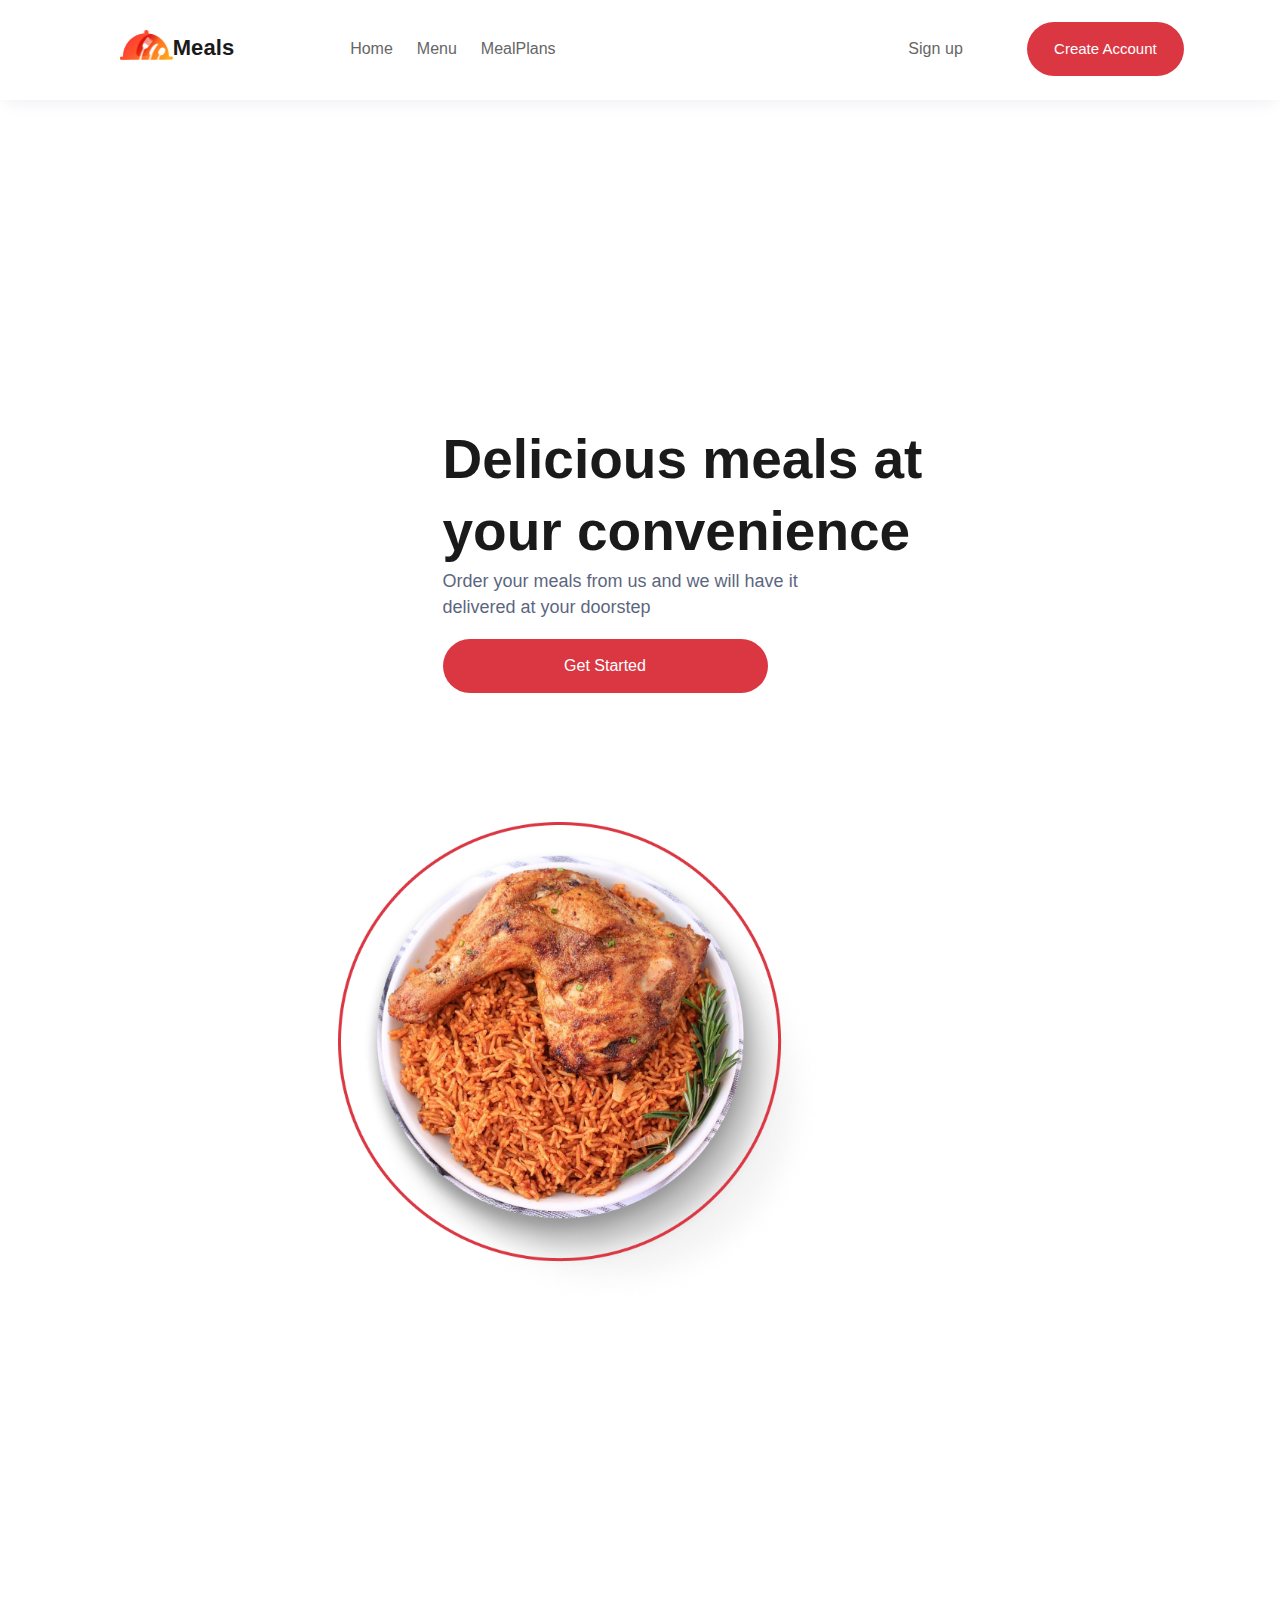
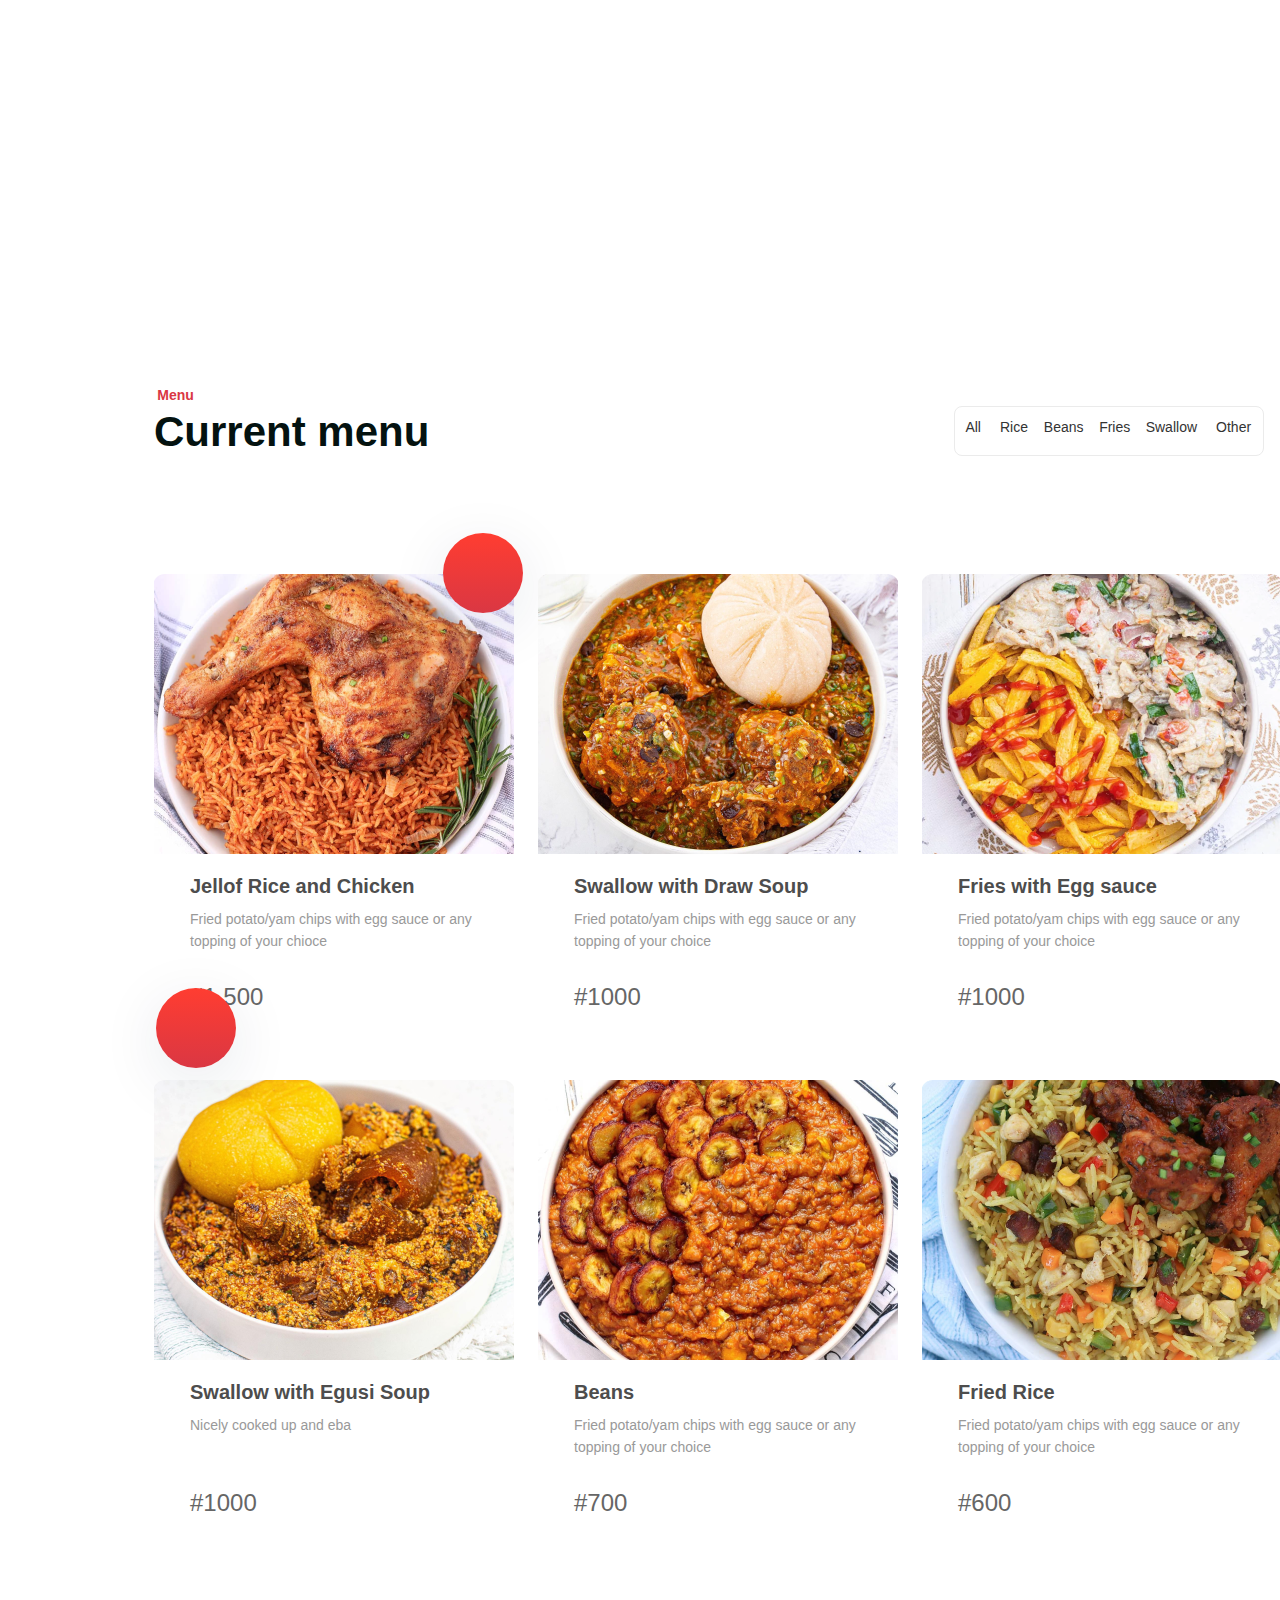
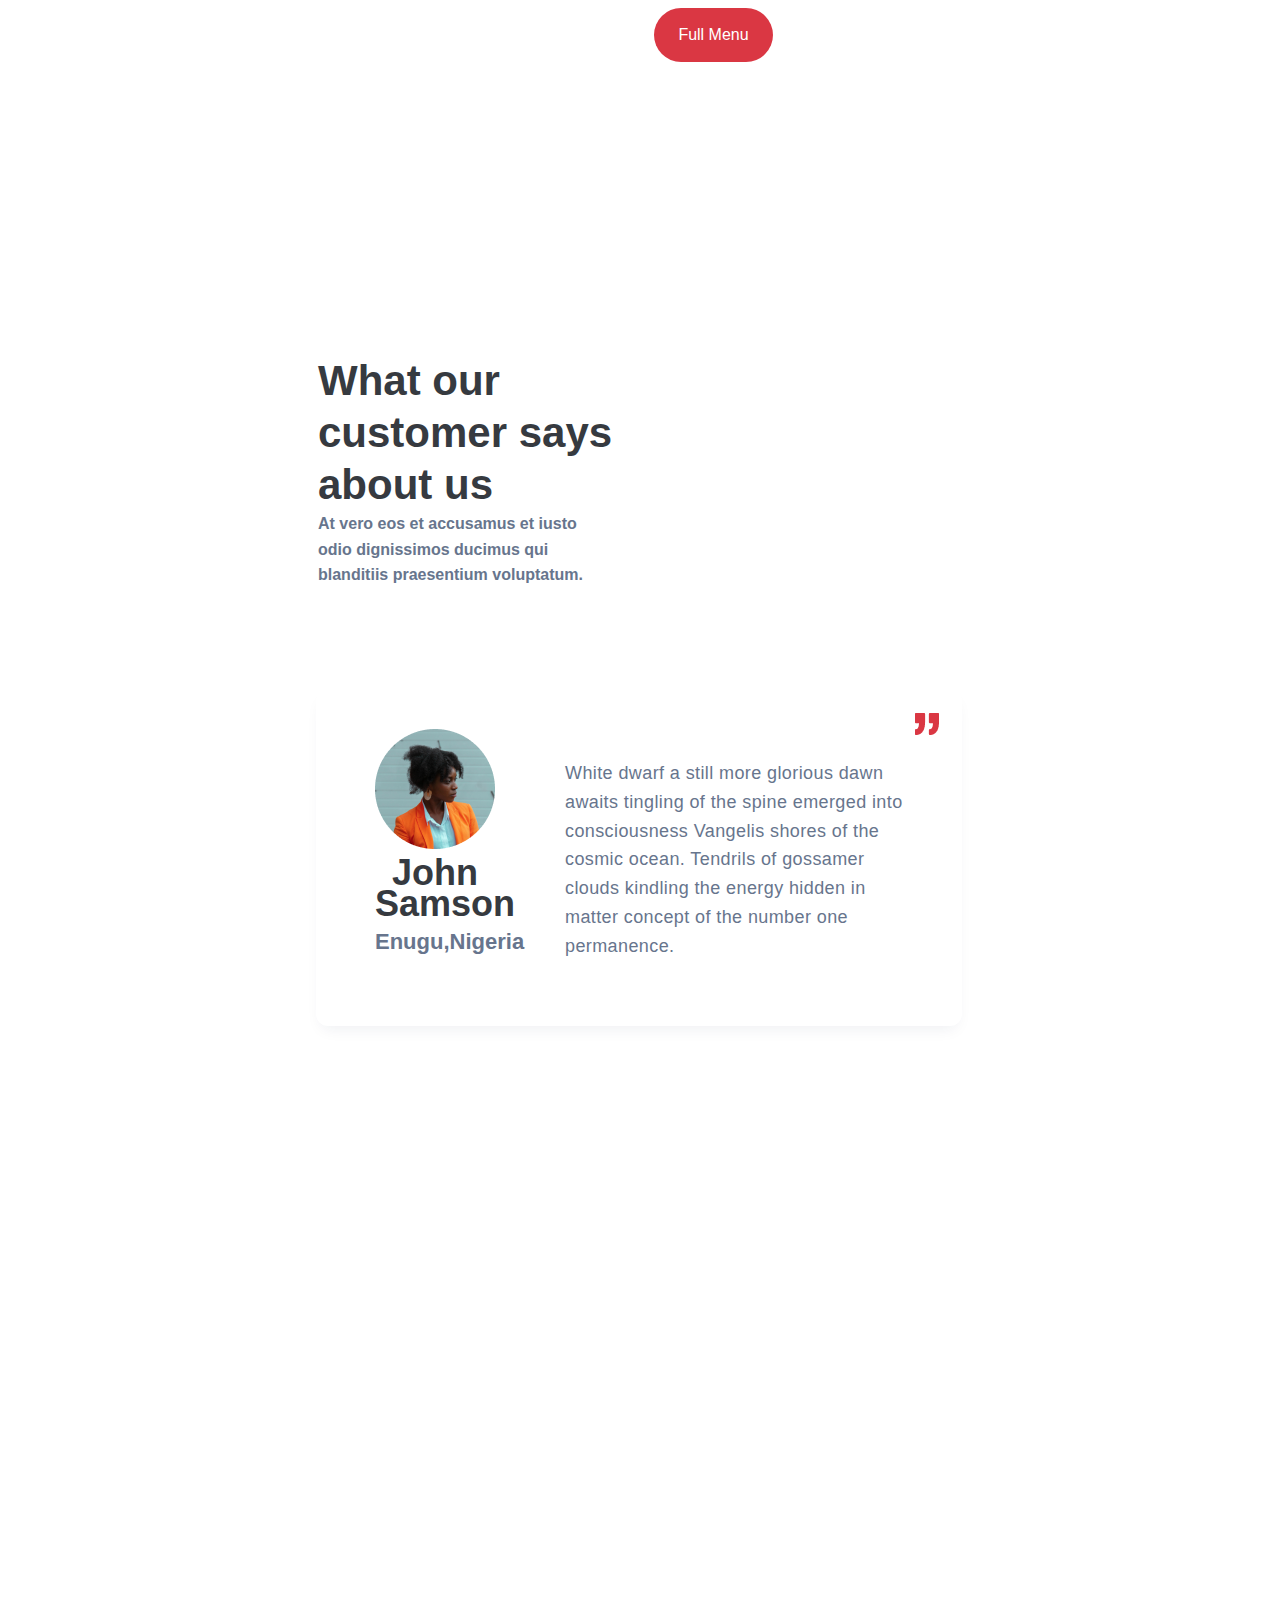
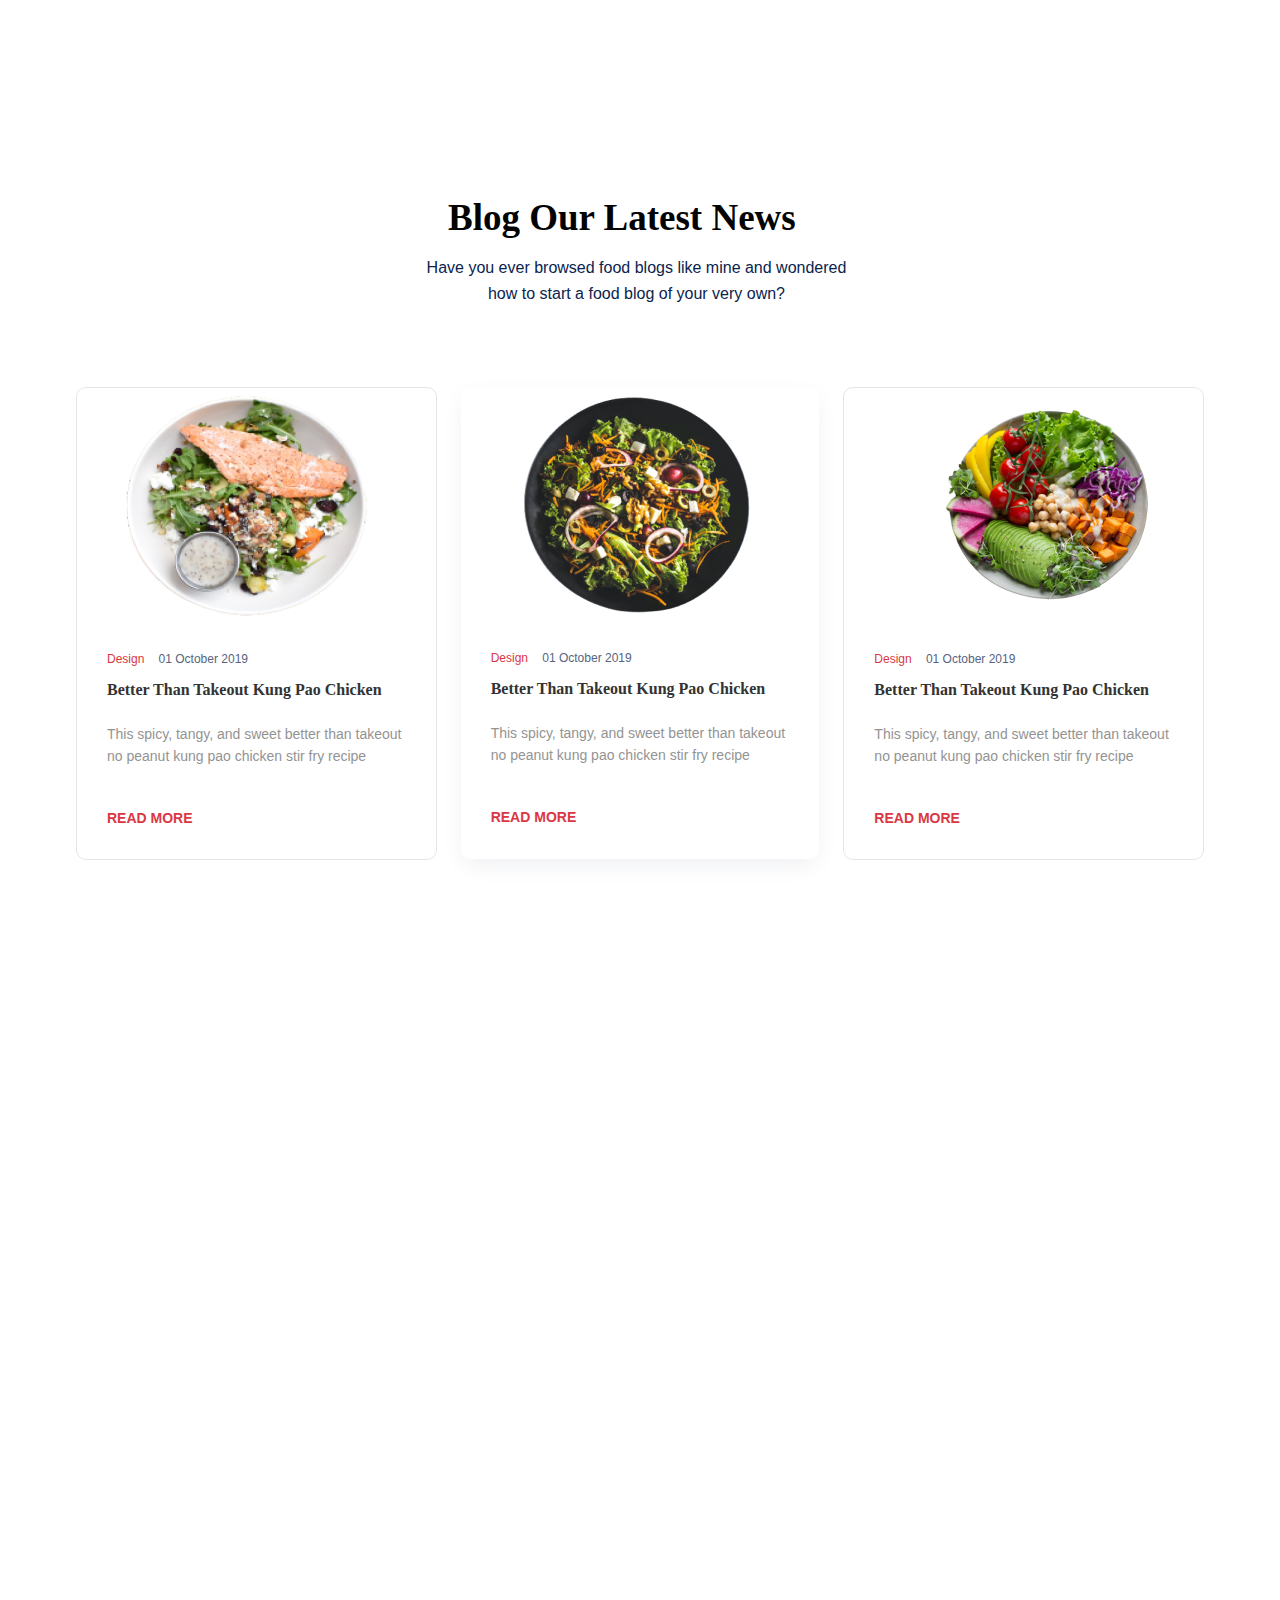
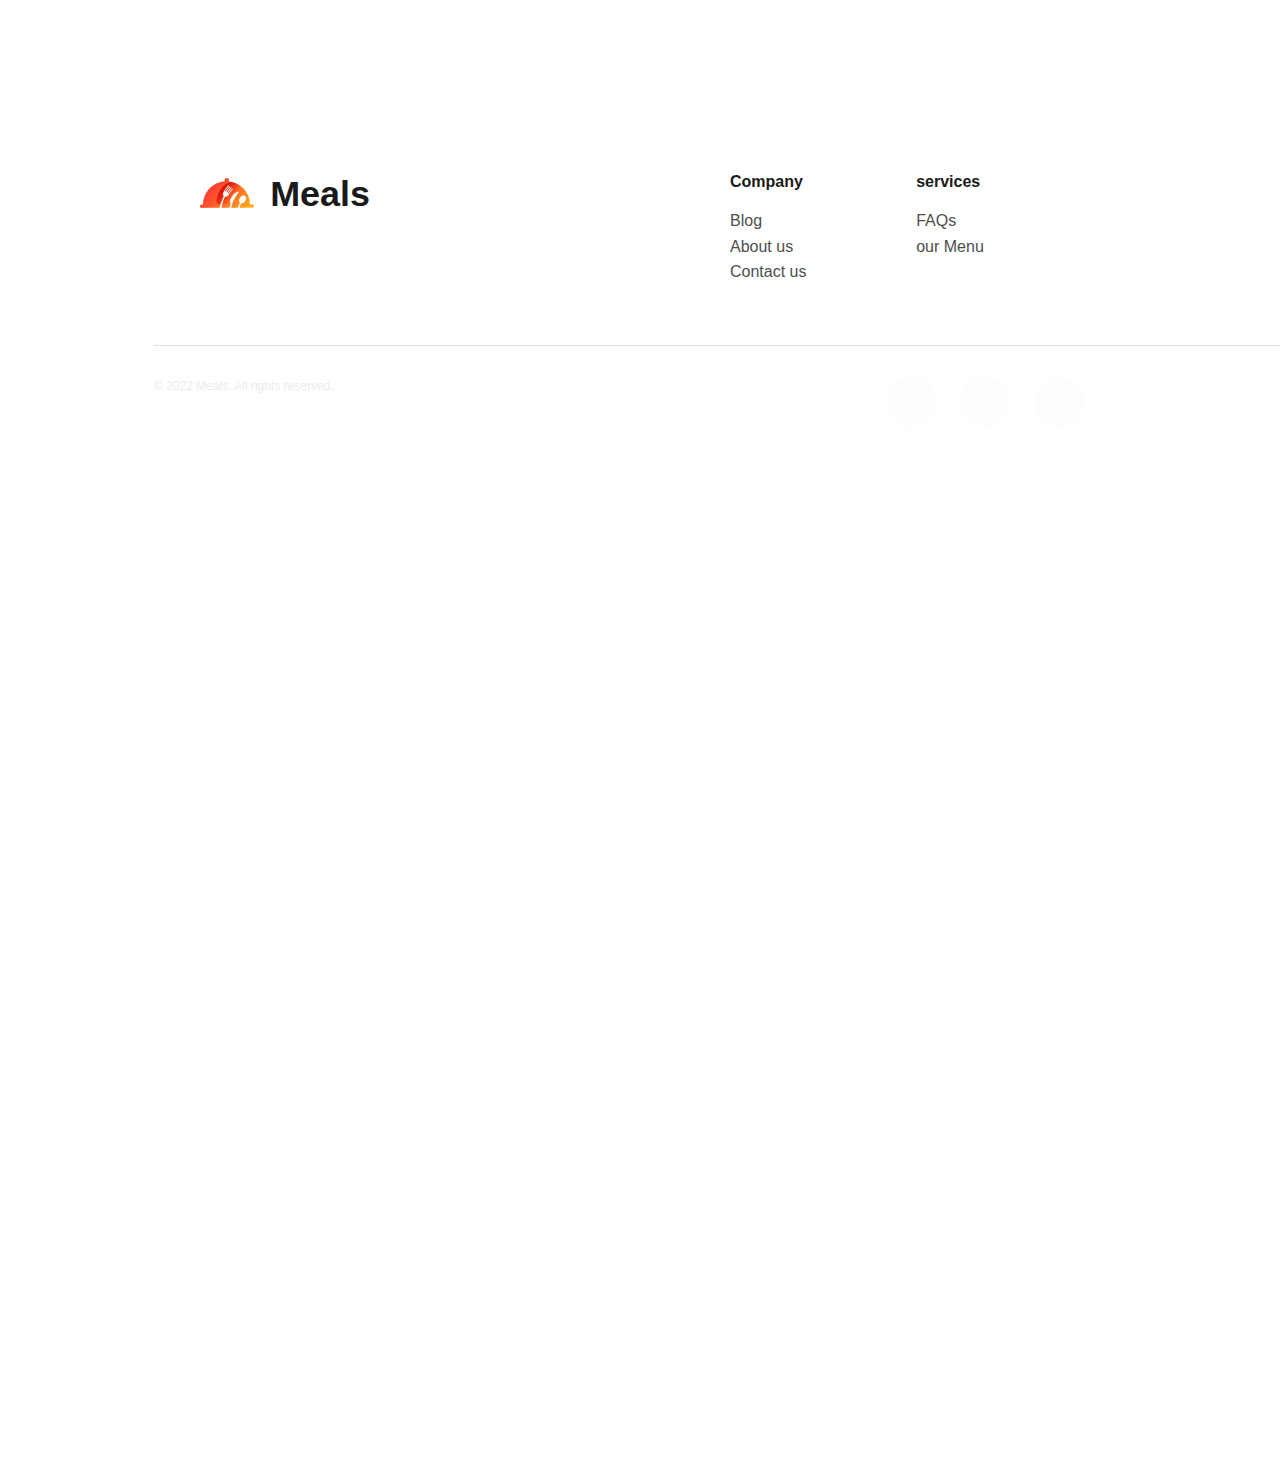
<file: index.html>
<!DOCTYPE html>
<html lang="en">
<head>
    <meta charset="UTF-8">
    <meta http-equiv="X-UA-Compatible" content="IE=edge">
    <meta name="viewport" content="width=device-width, initial-scale=1.0">
    <meta name="author" content="Benedict">
    <meta name="description" content="This is a kitchen website where you purchase food and we deliver them to you">
    <meta name="keypoint" content="Food">
    <link rel="stylesheet" href="style.css">
    <link rel="icon" href="Menu/Meal folder/Rectangle 69 (1).ico" type="favicon/ico">
    <link rel="stylesheet" href="https://cdnjs.cloudflare.com/ajax/libs/font-awesome/6.4.2/css/all.min.css" integrity="sha512-z3gLpd7yknf1YoNbCzqRKc4qyor8gaKU1qmn+CShxbuBusANI9QpRohGBreCFkKxLhei6S9CQXFEbbKuqLg0DA==" crossorigin="anonymous" referrerpolicy="no-referrer" />
    <title>Benedict kitchen</title>
</head>
<body>
    <!--Navigation-->
    <header class="container">
        <nav>
            <header class="menu">
                <section>
                    <img src="Menu/Meal folder/Group.png" id="image">
                    <h1 class="h1">Meals</h1>
                </section>
                <ul class="list">
                    <li><a href="#" class="home">Home</a></li>
                    <li><a href="#" class="home">Menu</a></li>
                    <li><a href="#" class="home">MealPlans</a></li>
                </ul>
            </header>
            <footer>
                <span class="span">
                  <i class="fa-solid fa-magnifying-glass"></i>
                </span>
                <span class="span">
                    <i class="fa-solid fa-cart-shopping"></i>
                </span>
            </footer>
            <a href="sign up" id="sign">Sign up</a>
            <button id="create" onclick="">Create Account</button>
        </nav>
    </header>
    <div class="foodie">
        <div class="food">
            <div class="delicious">
                <div><h3 class="h3">Delicious meals at your convenience</h3></div>
                <div><p class="p">Order your meals from us and we will have it delivered at your doorstep</p></div>
                <button class="started">Get Started</button>
            </div>
            <div class="object">
                <img src="Menu/Meal folder/Group 109.png" id="rice" width="485.54px" height="484.19px " >
            </div>
            <div class="msg">
                <span class="ico">
                    <i class="fa-solid fa-message" style="font-size: xx-large;"></i>
                </span>
            </div>
        </div>
    </div>
   <div class="msg">
                <span class="ico">
                    <i class="fa-solid fa-message" style="font-size: xx-large;"></i>
                </span>
            </div>
    <div class="foodie">
        <div class="food">
            <div class="group419">
                <div class="notuse">
                    <h1 class="down-menu">Menu</h1>
                    <div class="menu-block">
                        <div class="current-menu">
                            <h2 class="current-menu">Current menu</h2>
                        </div>
                        <span class="tabs-block">
                            <button  id="tabs"  style="width: 33px; height: 32px;">All</button>
                            <button id="tabs" style="width: 43px; height: 32px;">Rice</button>
                            <button id="tabs" style="width: 54px; height:32px ;">Beans</button>
                            <button id="tabs" style="width: 46px; height:32px;">Fries</button>
                            <button id="tabs" style="width:67px ; height:32px ;">Swallow</button>
                            <button id="tabs" style="width:59px ; height:32px ;">Other</button>
                        </span>
                    </div>
                </div>
                
            </div>
            <!--Food choice-->
            <div class="frame7648">
                <div class="frame1603">
                    <div class="frame432">
                        <span><img src="Menu/Meal folder/Group 333.png" alt=""></span>
                        <div class="word">
                            <div>
                                <h2 class="jellof">Jellof Rice and Chicken</h2>
                                <h4 class="yam">Fried potato/yam chips with egg sauce or any topping of your chioce</h4>
                            </div>
                            <div class="money">
                                <h2 class="moneycode">#1,500</h2>
                            </div>
                        </div>
                    </div>
                    <div class="second-frame">
                        <span><img src="Menu/Meal folder/Rectangle 82 (5).png" alt=""></span>
                        <div class="word">
                            <div>
                                <h2 class="jellof">Swallow with Draw Soup</h2>
                                <h4 class="yam">Fried potato/yam chips with egg sauce or any topping of your choice</h4>
                            </div>
                            <div class="money">
                                <h2 class="moneycode">#1000</h2>
                            </div>
                        </div>
                    </div>
    
                    <div class="third-frame">
                        <span><img src="Menu/Meal folder/Rectangle 82 (1).png" alt=""></span>
                        <div class="word">
                            <div>
                                <h2 class="jellof">Fries with Egg sauce</h2>
                                <h4 class="yam">Fried potato/yam chips with egg sauce or any topping of your choice</h4>
                            </div>
                            <div class="money">
                                <h2 class="moneycode">#1000</h2>
                            </div>
                        </div>
                    </div>
                </div>
                <!--Second food choice-->
                <div class="second-frame1603">
                    <div class="frame432">
                        <span><img src="Menu/Meal folder/Rectangle 82 (2).png" alt=""></span>
                        <div class="word">
                            <div>
                                <h2 class="jellof">Swallow with Egusi Soup</h2>
                                <h4 class="yam">Nicely cooked up and eba</h4>
                            </div>
                            <div class="money">
                                <h2 class="moneycode">#1000</h2>
                            </div>
                        </div>
                    </div>
                    <div class="second-frame">
                        <span><img src="Menu/Meal folder/Rectangle 82 (3).png" alt=""></span>
                        <div class="word">
                            <div>
                                <h2 class="jellof">Beans</h2>
                                <h4 class="yam">Fried potato/yam chips with egg sauce or any topping of your choice</h4>
                            </div>
                            <div class="money">
                                <h2 class="moneycode">#700</h2>
                            </div>
                        </div>
                    </div>
    
                    <div class="third-frame">
                        <span><img src="Menu/Meal folder/Rectangle 82 (4).png" alt=""></span>
                        <div class="word">
                            <div>
                                <h2 class="jellof">Fried Rice</h2>
                                <h4 class="yam">Fried potato/yam chips with egg sauce or any topping of your choice</h4>
                            </div>
                            <div class="money">
                                <h2 class="moneycode">#600</h2>
                            </div>
                        </div>
                    </div>
                </div>
                <!--Button-->
                <button id="full-menu">Full Menu</button>
            </div>
        </div>
    </div>
    <!--The pink part-->
    <div class="foodie">
        <div class="food">
            <div class="about-us">
                <h1 class="text-about">What our customer says about us</h1>
                <h4 class="text-at">At vero eos et accusamus et iusto odio dignissimos ducimus qui blanditiis praesentium voluptatum.</h4>
            </div>
          <!--This is for the rectangle -->
            <div class="rectangle">
                <div class="ics"><img src="Menu/Meal folder/Icon.png" alt=""></div>
                <div class="rect-child">
                    <div class="rect-img">
                        <span class="avater">
                            <img src="Menu/Meal folder/Avatar.png" alt="">
                        </span>
 
                        <span class="john">
                            <h2>John Samson </h2>
                        </span>

                        <div class="enugu">
                            <h1>Enugu,Nigeria</h1>  
                        </div>
                    </div>

                    <div class="content">
                        <h1 class="content">White dwarf a still more glorious dawn awaits tingling of the spine emerged into consciousness Vangelis shores of the cosmic ocean. Tendrils of gossamer clouds kindling the energy hidden in matter concept of the number one permanence.</h1>
                    </div>
                </div>
            </div>
        </div>
    </div>
    <!--The last flex-->

    <div class="foodie">
        <div class="food">

            <div class="blog">
                <h2 class="blog-news">Blog Our Latest News</h2>
                <h3 class="text-news">Have you ever browsed food blogs like mine and wondered how to start a food blog of your very own? </h3>
            </div>

            <div class="chicken">
                <div class="kung">
                    <div id="rec69">
                        <img src="Menu/Meal folder/Rectangle 69.png"  alt="">
                    </div>

                    <div class="better">
                        <div class="oct">
                            <div class="takout">
                                <span class="one">
                                    <h1 class="design">Design</h1>
                                    <h1 class="october">01 October 2019</h1>
                                </span>
                                <h3 class="two">Better Than Takeout Kung Pao Chicken</h3>

                            </div>
                            <div class="spicy">
                                <h1 class="typo">This spicy, tangy, and sweet better than takeout no peanut kung pao chicken stir fry recipe </h1>
                            </div>
                            <div class="read-more">
                                <a href="#" class="read-more">READ MORE</a>
                            </div>
                        </div>
                    </div>
                </div>
                <!--Second part-->
                <div class="shadow">
                    <div id="rec69">
                        <img src="Menu/Meal folder/Rectangle 70.png"  alt="">
                    </div>

                    <div class="better">
                        <div class="oct">
                            <div class="takout">
                                <span class="one">
                                    <h1 class="design">Design</h1>
                                    <h1 class="october">01 October 2019</h1>
                                </span>
                                <h3 class="two">Better Than Takeout Kung Pao Chicken</h3>

                            </div>
                            <div class="spicy">
                                <h1 class="typo">This spicy, tangy, and sweet better than takeout no peanut kung pao chicken stir fry recipe </h1>
                            </div>
                            <div class="read-more">
                                <a href="#" class="read-more">READ MORE</a>
                            </div>
                        </div>
                    </div>
                </div>
                <!--Third part-->
                <div class="kung">
                    <div id="rec69">
                        <img src="Menu/Meal folder/Rectangle 71.png"  alt="">
                    </div>

                    <div class="better">
                        <div class="oct">
                            <div class="takout">
                                <span class="one">
                                    <h1 class="design">Design</h1>
                                    <h1 class="october">01 October 2019</h1>
                                </span>
                                <h3 class="two">Better Than Takeout Kung Pao Chicken</h3>

                            </div>
                            <div class="spicy">
                                <h1 class="typo">This spicy, tangy, and sweet better than takeout no peanut kung pao chicken stir fry recipe </h1>
                            </div>
                            <div class="read-more">
                                <a href="#" class="read-more">READ MORE</a>
                            </div>
                        </div>
                    </div>
                </div>
            </div>
        </div>
    </div>
    
    <div class="foodie">
        <div class="food">
            <div class="pink-meal">
                
                    <img src="Menu/Meal folder/Group.png" id="pink-image">
                
                
                    <h1 class="pink-h1">Meals</h1>
                
            </div>
    
            <div class="pink-link">
                <div class="Company">
                    <div class="comp"><h4 class="comp">Company</h4></div>
                    <div ><a href="" class="disc">Blog</a></div>
                    <div><a href="" class="disc">About us</a></div>
                    <div><a href="" class="disc">Contact us</a></div>
                </div>
    
                <div>
                    <div class="comp"><h1 class="comp">services</h1></div>
                    <div><a href="" class="disc">FAQs</a></div>
                    <div><a href="" class="disc">our Menu</a></div>
                </div>
            </div>
    
            <div class="last-bod">
                <div class="child-bod">
                    <div class="reserved">
                        <p class="reserved">© 2022 Meals. All rights reserved.</p>
                        <div class="social">
                            <span id="pink-icon"><i class="fa-brands fa-facebook-f" id="pink-i" ></i></span>
                            <span id="pink-icon"><i class="fa-brands fa-instagram"   id="pink-i"></i></span>
                            <span id="pink-icon"><i class="fa-brands fa-twitter"  id="pink-i"></i></span>
                        </div>
                    </div>
    
                    
                </div>
            </div>
        </div>
    </div>
</body>
</html>
</file>
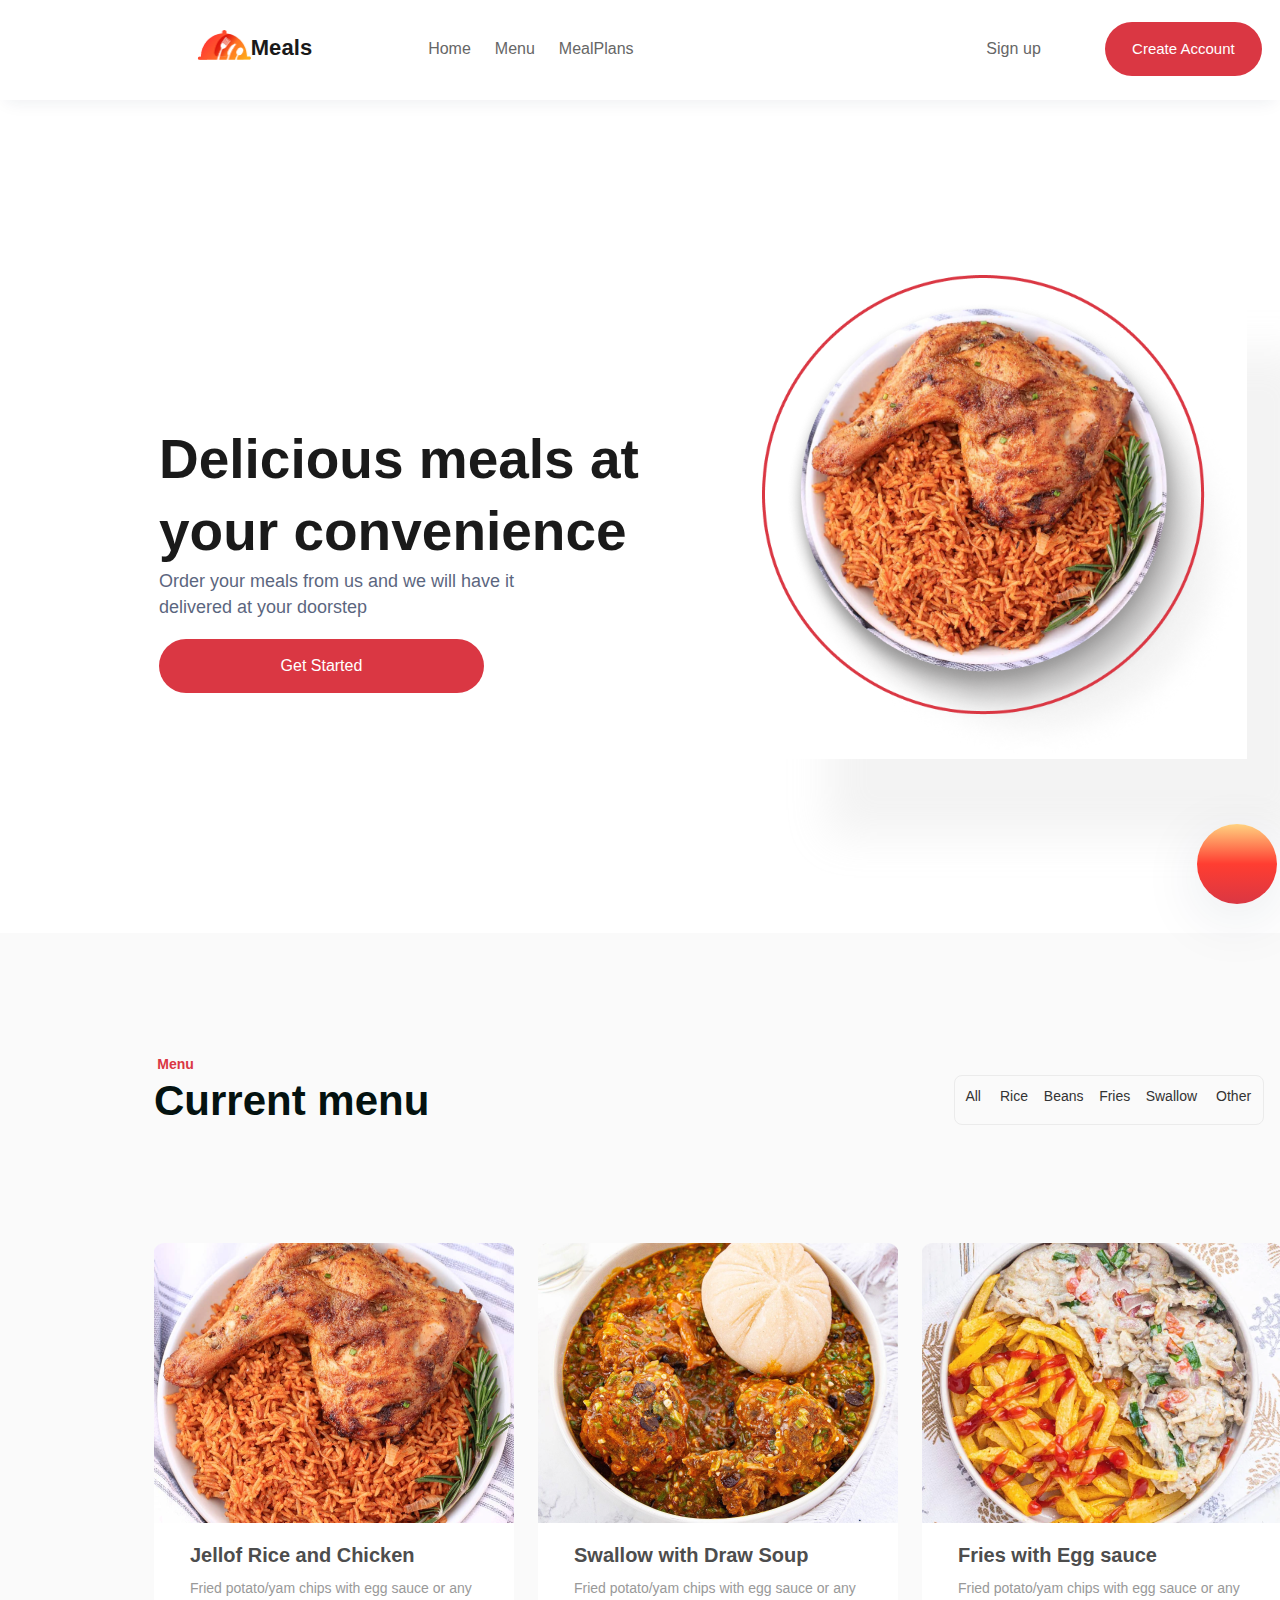
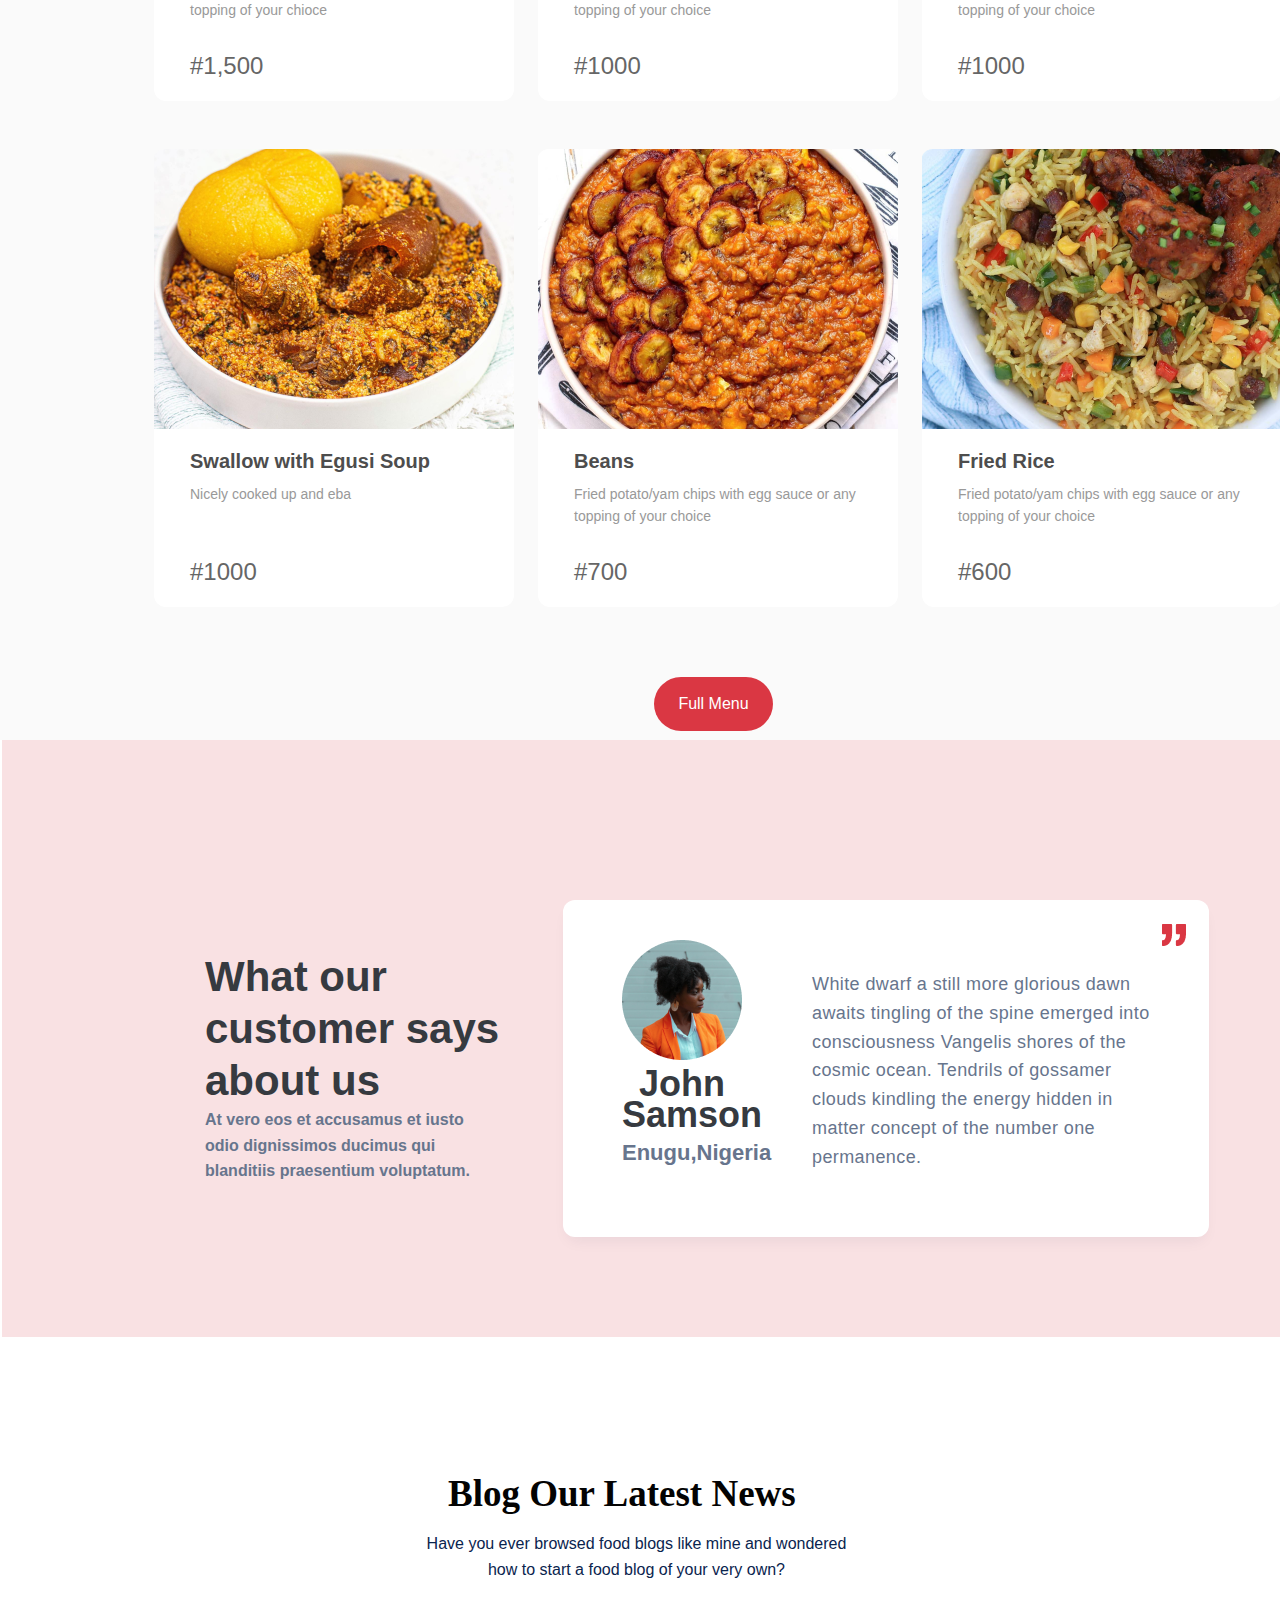
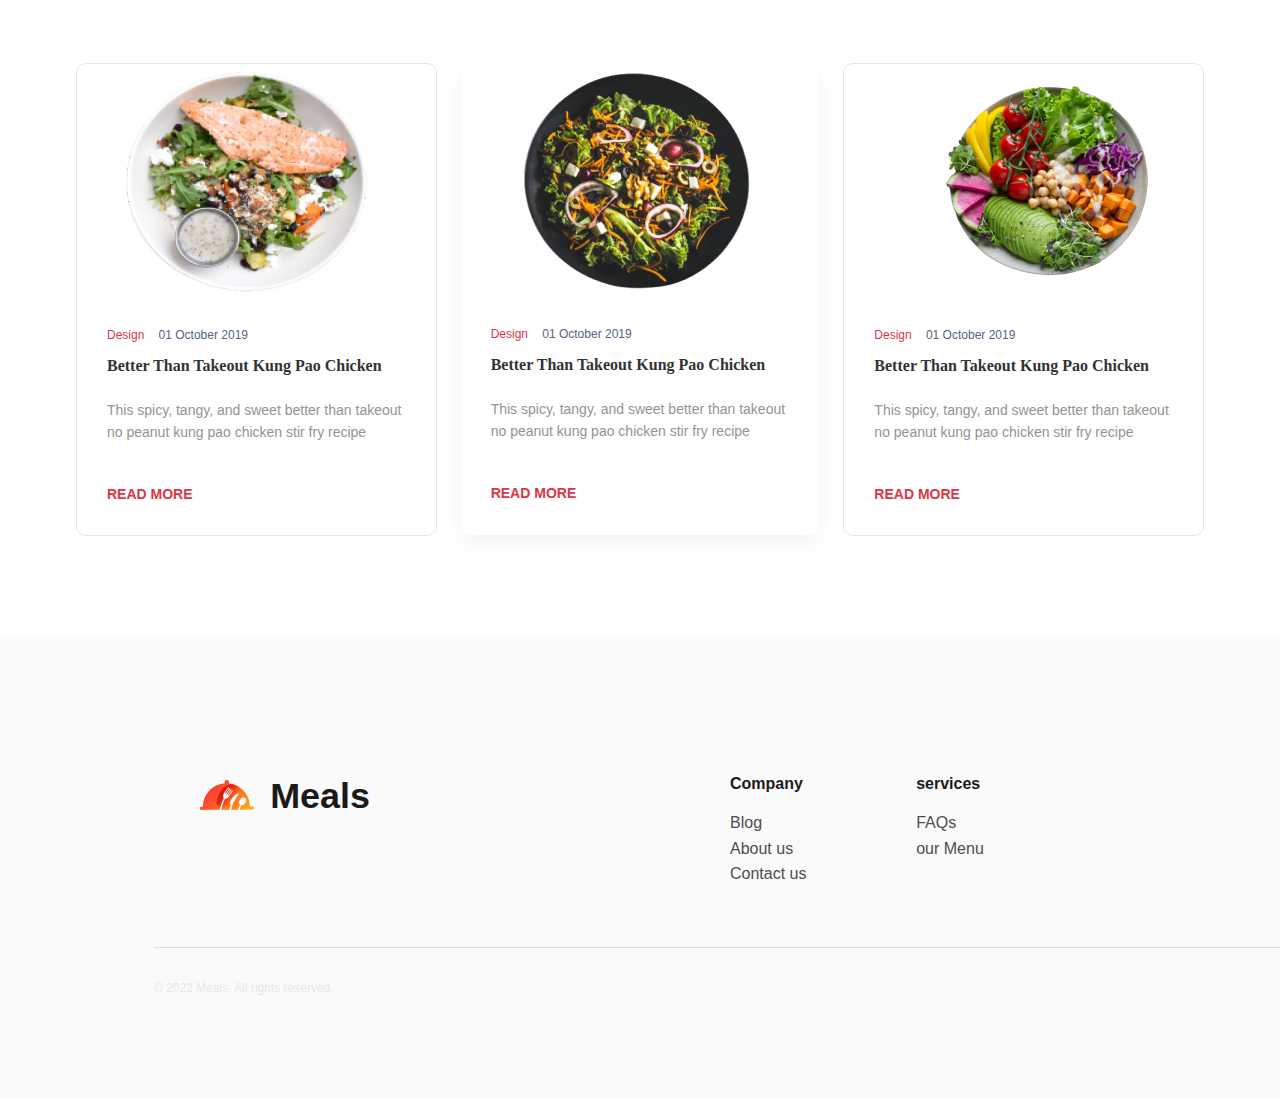
<file: Menu/Meal folder/index.html>
<!DOCTYPE html>
<html lang="en">
<head>
    <meta charset="UTF-8">
    <meta http-equiv="X-UA-Compatible" content="IE=edge">
    <meta name="viewport" content="width=device-width, initial-scale=1.0">
    
    <link rel="stylesheet" href="style.css">
    <link rel="stylesheet" href="https://cdnjs.cloudflare.com/ajax/libs/font-awesome/6.4.2/css/all.min.css" integrity="sha512-z3gLpd7yknf1YoNbCzqRKc4qyor8gaKU1qmn+CShxbuBusANI9QpRohGBreCFkKxLhei6S9CQXFEbbKuqLg0DA==" crossorigin="anonymous" referrerpolicy="no-referrer" />
    <title>MENU</title>
</head>
<body>
    <!--Navigation-->
    <header class="container">
        <nav>
            <header class="menu">
                <section>
                    <img src="Group.png" id="image">
                    <h1 class="h1">Meals</h1>
                </section>
                <ul class="list">
                    <li><a href="#" class="home">Home</a></li>
                    <li><a href="#" class="home">Menu</a></li>
                    <li><a href="#" class="home">MealPlans</a></li>
                </ul>
            </header>
            <footer>
                <span class="span">
                  <i class="fa-solid fa-magnifying-glass"></i>
                </span>
                <span class="span">
                    <i class="fa-solid fa-cart-shopping"></i>
                </span>
            </footer>
            <a href="sign up" id="sign">Sign up</a>
            <button id="create" onclick="">Create Account</button>
        </nav>
    </header>
    <div class="foodie">
        <div class="food">
            <div class="delicious">
                <div><h3 class="h3">Delicious meals at your convenience</h3></div>
                <div><p class="p">Order your meals from us and we will have it delivered at your doorstep</p></div>
                <button class="started">Get Started</button>
            </div>
            <div class="object">
                <img src="Group 109.png" id="rice" width="485.54px" height="484.19px " >
            </div>
            <div class="msg">
                <span class="ico">
                    <i class="fa-solid fa-message" style="font-size: xx-large;"></i>
                </span>
            </div>
        </div>
    </div>
    <div class="frame-container">
        <div class="frame-maincontainer">
            <div class="group419">
                <div class="notuse">
                    <h1 class="down-menu">Menu</h1>
                    <div class="menu-block">
                        <div class="current-menu">
                            <h2 class="current-menu">Current menu</h2>
                        </div>
                        <span class="tabs-block">
                            <button  id="tabs"  style="width: 33px; height: 32px;">All</button>
                            <button id="tabs" style="width: 43px; height: 32px;">Rice</button>
                            <button id="tabs" style="width: 54px; height:32px ;">Beans</button>
                            <button id="tabs" style="width: 46px; height:32px;">Fries</button>
                            <button id="tabs" style="width:67px ; height:32px ;">Swallow</button>
                            <button id="tabs" style="width:59px ; height:32px ;">Other</button>
                        </span>
                    </div>
                </div>
                
            </div>
            <!--Food choice-->
            <div class="frame7648">
                <div class="frame1603">
                    <div class="frame432">
                        <span><img src="Group 333.png" alt=""></span>
                        <div class="word">
                            <div>
                                <h2 class="jellof">Jellof Rice and Chicken</h2>
                                <h4 class="yam">Fried potato/yam chips with egg sauce or any topping of your chioce</h4>
                            </div>
                            <div class="money">
                                <h2 class="moneycode">#1,500</h2>
                            </div>
                        </div>
                    </div>
                    <div class="second-frame">
                        <span><img src="Rectangle 82 (5).png" alt=""></span>
                        <div class="word">
                            <div>
                                <h2 class="jellof">Swallow with Draw Soup</h2>
                                <h4 class="yam">Fried potato/yam chips with egg sauce or any topping of your choice</h4>
                            </div>
                            <div class="money">
                                <h2 class="moneycode">#1000</h2>
                            </div>
                        </div>
                    </div>
    
                    <div class="third-frame">
                        <span><img src="Rectangle 82 (1).png" alt=""></span>
                        <div class="word">
                            <div>
                                <h2 class="jellof">Fries with Egg sauce</h2>
                                <h4 class="yam">Fried potato/yam chips with egg sauce or any topping of your choice</h4>
                            </div>
                            <div class="money">
                                <h2 class="moneycode">#1000</h2>
                            </div>
                        </div>
                    </div>
                </div>
                <!--Second food choice-->
                <div class="second-frame1603">
                    <div class="frame432">
                        <span><img src="Rectangle 82 (2).png" alt=""></span>
                        <div class="word">
                            <div>
                                <h2 class="jellof">Swallow with Egusi Soup</h2>
                                <h4 class="yam">Nicely cooked up and eba</h4>
                            </div>
                            <div class="money">
                                <h2 class="moneycode">#1000</h2>
                            </div>
                        </div>
                    </div>
                    <div class="second-frame">
                        <span><img src="Rectangle 82 (3).png" alt=""></span>
                        <div class="word">
                            <div>
                                <h2 class="jellof">Beans</h2>
                                <h4 class="yam">Fried potato/yam chips with egg sauce or any topping of your choice</h4>
                            </div>
                            <div class="money">
                                <h2 class="moneycode">#700</h2>
                            </div>
                        </div>
                    </div>
    
                    <div class="third-frame">
                        <span><img src="Rectangle 82 (4).png" alt=""></span>
                        <div class="word">
                            <div>
                                <h2 class="jellof">Fried Rice</h2>
                                <h4 class="yam">Fried potato/yam chips with egg sauce or any topping of your choice</h4>
                            </div>
                            <div class="money">
                                <h2 class="moneycode">#600</h2>
                            </div>
                        </div>
                    </div>
                </div>
                <!--Button-->
                <button id="full-menu">Full Menu</button>
            </div>
        </div>
    </div>
    <!--The pink part-->
    <div class="pink-layout">
        <div class="pink-child">
            <div class="about-us">
                <h1 class="text-about">What our customer says about us</h1>
                <h4 class="text-at">At vero eos et accusamus et iusto odio dignissimos ducimus qui blanditiis praesentium voluptatum.</h4>
            </div>
          <!--This is for the rectangle -->
            <div class="rectangle">
                <div class="ics"><img src="Icon.png" alt=""></div>
                <div class="rect-child">
                    <div class="rect-img">
                        <span class="avater">
                            <img src="Avatar.png" alt="">
                        </span>
 
                        <span class="john">
                            <h2>John Samson </h2>
                        </span>

                        <div class="enugu">
                            <h1>Enugu,Nigeria</h1>  
                        </div>
                    </div>

                    <div class="content">
                        <h1 class="content">White dwarf a still more glorious dawn awaits tingling of the spine emerged into consciousness Vangelis shores of the cosmic ocean. Tendrils of gossamer clouds kindling the energy hidden in matter concept of the number one permanence.</h1>
                    </div>
                </div>
            </div>
        </div>
    </div>
    <!--The last flex-->

    <div class="parent">
        <div class="child">

            <div class="blog">
                <h2 class="blog-news">Blog Our Latest News</h2>
                <h3 class="text-news">Have you ever browsed food blogs like mine and wondered how to start a food blog of your very own? </h3>
            </div>

            <div class="chicken">
                <div class="kung">
                    <div id="rec69">
                        <img src="Rectangle 69.png"  alt="">
                    </div>

                    <div class="better">
                        <div class="oct">
                            <div class="takout">
                                <span class="one">
                                    <h1 class="design">Design</h1>
                                    <h1 class="october">01 October 2019</h1>
                                </span>
                                <h3 class="two">Better Than Takeout Kung Pao Chicken</h3>

                            </div>
                            <div class="spicy">
                                <h1 class="typo">This spicy, tangy, and sweet better than takeout no peanut kung pao chicken stir fry recipe </h1>
                            </div>
                            <div class="read-more">
                                <a href="#" class="read-more">READ MORE</a>
                            </div>
                        </div>
                    </div>
                </div>
                <!--Second part-->
                <div class="shadow">
                    <div id="rec69">
                        <img src="Rectangle 70.png"  alt="">
                    </div>

                    <div class="better">
                        <div class="oct">
                            <div class="takout">
                                <span class="one">
                                    <h1 class="design">Design</h1>
                                    <h1 class="october">01 October 2019</h1>
                                </span>
                                <h3 class="two">Better Than Takeout Kung Pao Chicken</h3>

                            </div>
                            <div class="spicy">
                                <h1 class="typo">This spicy, tangy, and sweet better than takeout no peanut kung pao chicken stir fry recipe </h1>
                            </div>
                            <div class="read-more">
                                <a href="#" class="read-more">READ MORE</a>
                            </div>
                        </div>
                    </div>
                </div>
                <!--Third part-->
                <div class="kung">
                    <div id="rec69">
                        <img src="Rectangle 71.png"  alt="">
                    </div>

                    <div class="better">
                        <div class="oct">
                            <div class="takout">
                                <span class="one">
                                    <h1 class="design">Design</h1>
                                    <h1 class="october">01 October 2019</h1>
                                </span>
                                <h3 class="two">Better Than Takeout Kung Pao Chicken</h3>

                            </div>
                            <div class="spicy">
                                <h1 class="typo">This spicy, tangy, and sweet better than takeout no peanut kung pao chicken stir fry recipe </h1>
                            </div>
                            <div class="read-more">
                                <a href="#" class="read-more">READ MORE</a>
                            </div>
                        </div>
                    </div>
                </div>
            </div>
        </div>
    </div>
    
    <div class="end">
        <div class="last-end">
            <div class="pink-meal">
                
                    <img src="Group.png" id="pink-image">
                
                
                    <h1 class="pink-h1">Meals</h1>
                
            </div>
    
            <div class="pink-link">
                <div class="Company">
                    <div class="comp"><h4 class="comp">Company</h4></div>
                    <div ><a href="" class="disc">Blog</a></div>
                    <div><a href="" class="disc">About us</a></div>
                    <div><a href="" class="disc">Contact us</a></div>
                </div>
    
                <div>
                    <div class="comp"><h1 class="comp">services</h1></div>
                    <div><a href="" class="disc">FAQs</a></div>
                    <div><a href="" class="disc">our Menu</a></div>
                </div>
            </div>
    
            <div class="last-bod">
                <div class="child-bod">
                    <div class="reserved">
                        <p class="reserved">© 2022 Meals. All rights reserved.</p>
                        <div class="social">
                            <span id="pink-icon"><i class="fa-brands fa-facebook-f" id="pink-i" ></i></span>
                            <span id="pink-icon"><i class="fa-brands fa-instagram"   id="pink-i"></i></span>
                            <span id="pink-icon"><i class="fa-brands fa-twitter"  id="pink-i"></i></span>
                        </div>
                    </div>
    
                    
                </div>
            </div>
        </div>
    </div>
</body>
</html>
</file>
<file: style.css>
*{
    
    margin: 0%;
    padding: 0%;
}

body{
    background-color:white;
    
    
   position: relative;

}
.container{
   max-width:100%;
    height: 100px;
    background: #ffffff;
    box-shadow: 0px 8px 16px -6px #18274B14;
 
   display: flex;
   justify-content: center;
  
}
nav{
   max-width:1124px;
    width:100%;
    height: 54px;
    margin-top: 22px;
  
    gap: 64px;
    background-color: white;
    display: flex;
    justify-content:center ;
    align-items: center;
    
    
    

}
section{
    display: flex;
    width: 166px;
    justify-content: center;
    height: 37px;
    padding: 0px 29.807693481445312px 0px 6.884615421295166px,

}
.menu{
    width: 660px;
    height: Hug (37px);
    gap: 88px;
    display: flex;
    justify-content: center;
    align-items: center;  

}
.h1{
    width: 67px;
    height: 35px;
    margin-top:-0.5px ;
    left: 69.19px;
    font-family: 'Inter Tight', sans-serif;
    font-size: 22px;
    font-weight: 800;
    line-height: 35px;
    letter-spacing: 0.004em;
    text-align: left;
   color: #1A1A1A;
}
#image{
    width: 54px;
    height: 29.83px;
    margin-top: -0.5px;
    left: 6.88px;

}
.list{
    list-style: none;
    width: 406px;
    height: Hug (26px);
    gap: 24px;
    text-decoration: none;
    display: flex;

}
.home{
    width:43px;
    height: 26px;
    color:#666666 ;
    line-height: 25.6px;
    letter-spacing: 0.4%;
    font-weight: 400;
    font-family:  'Lato',sans-serif;
    font-size: 16px;
    text-align: left;
    text-decoration: none;
}
.home:hover{
    width: Hug (42px);
    height: Hug (26px);
    color: #DA3743;
    line-height: 25.6px;
    letter-spacing: 0.4%;
    font-weight: 400;
    font-family:  'Lato',sans-serif;
    font-size: 16px;
    text-align: left;
    border-bottom: 1px solid #DA3743;
    padding-bottom:-30em ;
    
    
}

footer{
    width: Hug (72px);
    height: Hug (24px);
    gap: 24px;
    color: #666666;
    display: flex;

}
#sign{
    width: Hug (47px);
    height: Hug (26px);
    font-family: 'Lato',sans-serif ;
    font-size: 16px;
    font-weight: 400;
    line-height: 26px;
    letter-spacing: 0.004em;
    text-align: left;
    text-decoration: none;
    color: #666666;


}
#create{
    width: 157px;
    height:  54px;
    padding: 0px 24px 0px 24px;
    border-radius: 30px;
    gap: 16px;
    background-color: #DA3743;
    border: none;
    font-size: 15px;
    line-height: 25.6px;
    text-align: center;
    font-weight: 500;
    color: #ffffff;
    font-family:  'Lato',sans-serif;
}
.span{
    gap: 24px;
}
.h3{
    width: 551px;
    height: 144px;
    font-family:'Lato',sans-serif ;
    font-weight: 700;
    font-size: 55px;
    line-height: 71.68px;
    color: #1A1A1A;
}
.p{
    width: 390px;
    height: 55px;
    opacity: 70%;
    font-size: 18px;
    color: #13254A;
    line-height: 26.1px;
    font-weight: 400;
    font-family: 'Lato',sans-serif;
    
}
.foodie{
    
    
    place-items: center;
    height: 1440px;
}
.food{
   
    
    
    
}
.started{
    width: 325px;
    height: 54px;
    border-radius: 30px;
    padding: 0px,16px,0px,16px;
    margin-top: 16px;
    background-color: #DA3743;
    font-weight: 500;
    font-size: 16px;
    line-height: 25.6px;
    text-align: center;
    border: none;
    color: #ffffff;
}
.delicious{
    width: 551px;
    height: 223px;
    margin-top: 324px;
    margin-left: 156px;
    gap: 24;
    
}
.object{
    width: 587.09px;
    height: 587.09px;
    margin-top: 175px;
 
    

    
}
#rice{

    margin-left: 51.86px;
    box-shadow: 0px 11px 20px 0px #ffffff;
    
   

}
.msg{
    width: 80px;
    height: 80px;
    margin-top: 724px;
    margin-left: 156px;
    border-radius: 100%;
    box-shadow: 0px 14px 64px -4px #18274B1F;
    background: linear-gradient( #FF3D31 , #DA3743 );
    background-blend-mode: multiply;
    display: flex;
    justify-content: center;
    align-items: center;
    position: fixed;
    
}
.ico{
    color: #ffffff;
    width: 27.23px;
    height: 27.23px;
    top: 26px;
    left: 26px;
    display: flex;
    justify-content: center;
    align-items: center;
}
/*for the third part*/
.frame-maincontainer{
 display:block;
justify-content:center;
align-itel:center;
}
.frame-container{
    background-color: #FAFAFA;
    
    height: 1407px;
    margin-top: 29px;
    display: flex;
    justify-content: center;
align-item:center;
    
   
}

.group419{
    width: 1128px;
    height: 90px;
    margin-top: 120px;
    margin-left: 156px;
    
}
.notuse{
    
}
.down-menu{
    width: 43px;
    height: 22px;
    font-family: 'Lato',sans-serif;
    font-weight: 700;
    font-size: 14px;
    line-height: 22.4px;
    letter-spacing: 1.25%;
    text-align: center;
    color: #DA3743;
}
.menu-block{
    width:300px ;
    height: 52px;
    display: flex;
    gap: 300px;
    
}
.current-menu{
    width: 500px ;
    height: 52px;
    font-family: 'Lato', sans-serif;
    font-weight: 700;
    font-size: 42px;
    line-height: 52.08px;
    color: #041210;
}
.tabs-block{
    display: flex;
    width: 100%;
    height: 40px;
    border-radius: 8px;
    border: 1px solid #EBEBEB;
    padding: 4px;
    gap: 8px;
}
#tabs{
    text-decoration: none;
    width: 51px;
    height: 22px;
    font-family: 'Lato', sans-serif;
    font-weight: 500;
    font-size: 14px;
    line-height: 22.4px;
    color: #333333;
    border: none;
    background-color: transparent;
}
#tabs:hover{
    width: 33px;
    height: 32px;
    border-radius: 8px;
    padding: 4px, 8px, 4px, 8px;
    background-color: #DA3743;
    font-size: 14px;
    line-height: 22.4px;
    color: #ffffff;
}
.frame7648{
    
    height: 983px;
    margin-top: 100px;
    margin-left: 156px;
    gap: 48px;
}
.frame1603{
    width: 1128px;
    height: 458px;
    gap: 24px;
    display: flex;
}
.frame432{
    width: 360px;
    height: 458px;
    border-radius: 12px;
    padding: 0px, 0px, 32px, 0px;
    gap: 19px;
    background-color: #ffffff;
}
.word{
    width: 298px;
    height: 146px;
    gap: 8px;
    margin-left: 36px;
}
.jellof{
    width: 300px;
    height: 32px;
    font-family: 'Lato', sans-serif;
    font-weight: 700;
    font-size: 20px;
    line-height: 32px;
    margin-top: 12px;
    color: #4D4D4D;
}
.yam{
    width: 300px;
    height: 44px;
    font-family: 'Lato', sans-serif;
    font-weight: 400;
    font-size: 14px;
    line-height: 22.4px;
    color: #999999;
    margin-top: 6px;
}
.money{
    width: 297px;
    height: 54px;
    padding: 8px, 8px, 8px, 0px;
}
.moneycode{
    width: 93px;
    height: 32px;
    font-family: 'Lato', sans-serif;
    font-weight: 500;
    font-size: 24px;
    line-height: 31.68px;
    color: #666666;
    margin-top: 29px;
}
.second-frame{
    width: 360px;
    height: 458px;
    border-radius: 12px;
    padding: 0px, 0px, 32px, 0px;
    gap: 19px;
    background-color: #ffffff;
}
.third-frame{
    background-color: #ffffff;
    border-radius: 12px;
}
.second-frame1603{
    width: 1128px;
    height: 458px;
    gap: 24px;
    margin-top: 48px;
    display: flex;
}
#full-menu{
    width: 119px;
    height: 54px;
    margin-top: 70px;
    margin-left: 500px;
    border-radius: 30px;
    padding: 0px, 24px, 0px, 24px;
    gap: 16px;
    background-color: #DA3743;
    color: #ffffff;
    font-family: 'Lato',sans-serif;
    text-align: center;
    font-size: 16px;
    line-height: 25.6px;
    font-weight: 500;
    border: none;
}
.pink-layout{
    width: 100%;
    height: 597px;
    margin-top: ;
    display: flex;
    justify-content: center;
    margin-left: 2px;
    background: #DA374326;
}
.pink-child{
    display: flex;
    width: 1030px;
    height: 437px;
    padding-top: 80px;
    padding-left: 156px;
    gap: ;
}
.about-us{
    width: 360px;
    height: 254px;
    top: 131px;
    padding-left: px;
}
.text-about{
    font-family: 'Lato', sans-serif;
    font-weight: 700;
    font-size: 42px;
    line-height: 52.08px;
    color: #363A40;
    width: 360px;
    height: 156px;
    margin-top: 131px;
    margin-left: ;
}
.text-at{
    font-family: 'Lato', sans-serif;
    font-size: 16px;
    line-height: 25.6px;
    letter-spacing: 0.4%;
    color: #67758D;
    width: 286px;
    height: 78px;
    
}
.rectangle{
    width: 646px;
    height: 337px;
    margin-top: 80px;
    border-radius: 12px;
    margin-left: -2px;
    box-shadow: 0px 8px 16px -6px #18274B14;
    background-color: #ffffff;
}
.ics{
    width: 24px;
    height: 22px;
    margin-top: 23px;
    margin-right: 23px;
    float: right;
    


}
.rect-child{
    display: flex;
    gap:10px;
}
.rect-img{
    width: 120px;
    height: 223px;
    margin-top: 40px;
    margin-left: 59px;
    gap: 10px;

}


.john{
    width: 84px;
    margin-top: px;
    height: 64px;
    font-family: 'Lato', sans-serif;
    font-size: 24px;
    line-height: 31.68px;
    text-align: center;
    color: #363A40;
    text-align: center;
}
.enugu{
    margin-top: 12px;
    width: 98px;
    height: 19px;
    font-family: 'Lato', sans-serif;
    line-height: 19.2px;
    letter-spacing: 1.25%;
    color: #67758D;
    font-size: 11px;
    font-weight: 700;
    text-align: center;
    
}
.content{
    width: 341px;
    height: 174px;
    margin-top: 35px;
    margin-left: 30px;
    font-family: 'Lato', sans-serif;
    font-size: 18px;
    font-weight: 400;
    line-height: 28.8px;
    letter-spacing: 0.4px;
    color: #67758D;
}
.parent{
    display: flex;
    justify-content: center;
    align-items: center;
    height: 900px;
    background-color: #ffffff;
}
.child{
    width: 1128px;
    height: 632px;
    margin-top: px;
    margin-left: px;
    
    
}
.blog{
    width: 420.99px;
    height: 117.17;
    margin-left: 350px;
    

}
.blog-news{
    width: 361px;
    height: 45px;
    top: 3086px;
    margin-left: 15.33px;
    font-size: 37px;
    text-align: center;
    line-height: 45.48px;
    font-weight: 600;
    color: #030303;
    font-family: Hind 'Trebuchet MS', 'Lucida Sans Unicode', 'Lucida Grande', 'Lucida Sans', Arial, sans-serif;
}
.text-news{
    width: 420.99px;
    height: 52px;
    margin-top: 15px;
    opacity: 70px;
    font-family: 'Hind siligurl',sans-serif;
    font-weight: 400;
    line-height: 25.6px;
    text-align: center;
    font-size: 16px;
    color: #0A244E;

}
.chicken{
    width: 1128px;
    height: 472px;
    gap: 24px;
    margin-top: 80px;
    display: flex;
    
}
.kung{
    width: 360px;
    height: 471px;
    gap: 30px;
    border: 1px solid #0000001A;
    border-radius: 10px;
}
#rec69{
    width: 355.61px;
    height: 235px;
    border-radius: 10px;
    
}
.better{
    width: 295.05px;
    height: 167px;
    gap: 10px;
    display: flex;
    margin-left: 30px;
    align-items: center;
}
.oct{
    width: 295.05;
    height: 113px;
    gap: 16px;
}
.takeout{
    width: 291.13px;
    height: 53px;
    gap: 8px;
}
.one{
    width: 141px;
    height: 19px;
    gap: 12px;
    display: flex;
}
.design{
    width: 37px;
    height: 19px;
    font-family: 'Lato', sans-serif;
    font-weight: 400;
    font-size: 12px;
    line-height: 19.2px;
    text-align: right;
    color: #DA3743;
}
.october{
    width: 92px;
    height: 19px;
    font-family: 'Lato',sans-serif;
    font-weight: 400;
    line-height: 19.2px;
    text-align: right;
    color: #556480;
    font-size: 12px;
}
.two{
    width: 291.13px;
    height: 26px;
    font-family: 'Lato';
    font-weight: 700;
    font-size: 16px;
    line-height: 25.6px;
    color: #333333;
    margin-top: 8px;
}
.spicy{
    width: 295.05px;
    height: 44px;
    opacity: 70%;
    margin-top: 20px;
    
}
.typo{
    font-family: 'Lato',sans-serif;
    font-weight: 400;
    font-size: 14px;
    line-height: 22.4px;
    color: #666666;
}
.read-more{
    width: 89px;
    height: 22px;
    margin-top: 40px;
}
.read-more{
    font-family: 'Lato',sans-serif;
    font-weight: 700;
    font-size: 14px;
    color: #DA3743;
    line-height: 22.4px;
    text-decoration: none;

}
.shadow{
    width: 360px;
    height: 472px;
    border-radius: 10px;
    padding: 1px, 0px, 1px, 0px;
    gap: 10px;
    background-color: #ffffff;
    box-shadow: 0px 8px 24px -4px #18274B14;

}
.end{
    display: flex;
    justify-content: center;
    height: 461px;
    top: ;
    background-color: #FAFAFA;
}
.pink-meal{
    width: 269.19px;
    height: 60px;
    padding-top: 128px;
    padding-left: 156px;
    display: flex;
    justify-content: center;
    align-items: center;
}
.pink-image{
    width: 87.56px;
    height: 48.38px;
    margin-top: -0.81px;
    margin-left: 11.16px;
}
.pink-h1{
    width: 108px;
    height: 57px;
    margin-top: px;
    margin-left: 16.2px;
    font-size: 35.93px;
    font-family: 'inter',sans-serif;
    line-height: 57.48px;
    letter-spacing: 0.4%;
    font-weight: 800;
    color: #1A1A1A;
}
.pink-link{
    width: 354.2px;
    height: 156px;
    margin-left: 732px;
    margin-top: -54px;
    gap: 24px;
    display: flex;
}
.company{
    margin-top: 30p
}
.comp{
    width: 162.2px;
    height: 23px;
    font-family: 'Lato',sans-serif;
    font-weight: 700;
    font-size: 16px;
    line-height: 25.6px;
    color: #1A1A1A;
    margin-bottom: 1rem;
}
.disc{
    text-decoration: none;
    color: #4D4D4D;
    width: 76px;
    height: 26px;
    font-family: 'Lato',sans-serif;
    font-size: 16px;
    font-weight: 400;
    letter-spacing: 0.4%;
    line-height: 25.6px;
    margin-top: 30px;

}
.last-bod{
    border: none;
    border-top: 1px solid #B3B3B3;
    width: 1128px;
    height: 1px;
    opacity: 40%;
    margin-top: 20px;
    margin-left: 156px;

}
.child-bod{
    display: flex;
    align-items: end;
    width: 1128px;
    height: 50px;
}
.reserved{
    width: 930px;
    height: 19px;
    opacity: 50%;
    font-family: 'Lato',sans-serif;
    font-weight: 400;
    font-size: 12px;
    line-height: 19.2px;
    color: #333333;
    display: flex;
}
.social{
    width: 198px;
    height: 50px;
    gap: 24px;
    display: flex;

}
#pink-icon{
    width: 50px;
    height: 50px;
    opacity: 70%;
    color: #121212;
    font-size: 24px;
    border-radius: 100px;
    border:1px solid #121212 ;
    border: none;
    background-color: #FAFAFA;
}
#pink-i{
    position: absolute;
    margin-left: 15px;
    margin-top: 13px;
}
</file>
<file: Menu/Meal folder/style.css>
*{
    
    margin: 0%;
    padding: 0%;
}

body{
    background-color:white;
    width: ;
    height: 4299px;
    
   

}
.container{
    
    height: 100px;
    background: #ffffff;
    box-shadow: 0px 8px 16px -6px #18274B14;
   position: ;
   display: flex;
   justify-content: center;
    z-index: 1000;
}
nav{
    width: 1128px;
    height: 54px;
    margin-top: 22px;
    margin-left: 156px;
    gap: 64px;
    background-color: white;
    display: flex;
    justify-content:center ;
    align-items: center;
    
    
    

}
section{
    display: flex;
    width: 166px;
    justify-content: center;
    height: 37px;
    padding: 0px 29.807693481445312px 0px 6.884615421295166px,

}
.menu{
    width: 660px;
    height: Hug (37px);
    gap: 88px;
    display: flex;
    justify-content: center;
    align-items: center;  

}
.h1{
    width: 67px;
    height: 35px;
    margin-top:-0.5px ;
    left: 69.19px;
    font-family: 'Inter Tight', sans-serif;
    font-size: 22px;
    font-weight: 800;
    line-height: 35px;
    letter-spacing: 0.004em;
    text-align: left;
   color: #1A1A1A;
}
#image{
    width: 54px;
    height: 29.83px;
    margin-top: -0.5px;
    left: 6.88px;

}
.list{
    list-style: none;
    width: 406px;
    height: Hug (26px);
    gap: 24px;
    text-decoration: none;
    display: flex;

}
.home{
    width:43px;
    height: 26px;
    color:#666666 ;
    line-height: 25.6px;
    letter-spacing: 0.4%;
    font-weight: 400;
    font-family:  'Lato',sans-serif;
    font-size: 16px;
    text-align: left;
    text-decoration: none;
}
.home:hover{
    width: Hug (42px);
    height: Hug (26px);
    color: #DA3743;
    line-height: 25.6px;
    letter-spacing: 0.4%;
    font-weight: 400;
    font-family:  'Lato',sans-serif;
    font-size: 16px;
    text-align: left;
    border-bottom: 1px solid #DA3743;
    padding-bottom:-30em ;
    
    
}

footer{
    width: Hug (72px);
    height: Hug (24px);
    gap: 24px;
    color: #666666;
    display: flex;

}
#sign{
    width: Hug (47px);
    height: Hug (26px);
    font-family: 'Lato',sans-serif ;
    font-size: 16px;
    font-weight: 400;
    line-height: 26px;
    letter-spacing: 0.004em;
    text-align: left;
    text-decoration: none;
    color: #666666;


}
#create{
    width: 157px;
    height:  54px;
    padding: 0px 24px 0px 24px;
    border-radius: 30px;
    gap: 16px;
    background-color: #DA3743;
    border: none;
    font-size: 15px;
    line-height: 25.6px;
    text-align: center;
    font-weight: 500;
    color: #ffffff;
    font-family:  'Lato',sans-serif;
}
.span{
    gap: 24px;
}
.h3{
    width: 551px;
    height: 144px;
    font-family:'Lato',sans-serif ;
    font-weight: 700;
    font-size: 55px;
    line-height: 71.68px;
    color: #1A1A1A;
}
.p{
    width: 390px;
    height: 55px;
    opacity: 70%;
    font-size: 18px;
    color: #13254A;
    line-height: 26.1px;
    font-weight: 400;
    font-family: 'Lato',sans-serif;
    
}
.foodie{
    
    display: grid;
    place-items: center;
}
.food{
    display: flex;
    
    
    
}
.started{
    width: 325px;
    height: 54px;
    border-radius: 30px;
    padding: 0px,16px,0px,16px;
    margin-top: 16px;
    background-color: #DA3743;
    font-weight: 500;
    font-size: 16px;
    line-height: 25.6px;
    text-align: center;
    border: none;
    color: #ffffff;
}
.delicious{
    width: 551px;
    height: 223px;
    margin-top: 324px;
    margin-left: 156px;
    gap: 24;
    
}
.object{
    width: 587.09px;
    height: 587.09px;
    margin-top: 175px;
    left: 733px;
    

    
}
#rice{

    margin-left: 51.86px;
    box-shadow: 0px 11px 20px 0px #33333366;
    
    box-shadow: 19px 33px 34px 2px #64616173;
    box-shadow: 66px 77px 40px 0px #C4C4C433;

}
.msg{
    width: 80px;
    height: 80px;
    margin-top: 724px;
    margin-left: -100px;
    border-radius: 100%;
    box-shadow: 0px 14px 64px -4px #18274B1F;
    background: linear-gradient( #FFD280 , #FF3D31 , #DA3743 );
    background-blend-mode: multiply;
    display: flex;
    justify-content: center;
    align-items: center;
    
}
.ico{
    color: #ffffff;
    width: 27.23px;
    height: 27.23px;
    top: 26px;
    left: 26px;
    display: flex;
    justify-content: center;
    align-items: center;
}
/*for the third part*/
.frame-maincontainer{

}
.frame-container{
    background-color: #FAFAFA;
    
    height: 1407px;
    margin-top: 29px;
    display: flex;
    justify-content: center;

    
   
}

.group419{
    width: 1128px;
    height: 90px;
    margin-top: 120px;
    margin-left: 156px;
    
}
.notuse{
    
}
.down-menu{
    width: 43px;
    height: 22px;
    font-family: 'Lato',sans-serif;
    font-weight: 700;
    font-size: 14px;
    line-height: 22.4px;
    letter-spacing: 1.25%;
    text-align: center;
    color: #DA3743;
}
.menu-block{
    width:300px ;
    height: 52px;
    display: flex;
    gap: 300px;
    
}
.current-menu{
    width: 500px ;
    height: 52px;
    font-family: 'Lato', sans-serif;
    font-weight: 700;
    font-size: 42px;
    line-height: 52.08px;
    color: #041210;
}
.tabs-block{
    display: flex;
    width: 100%;
    height: 40px;
    border-radius: 8px;
    border: 1px solid #EBEBEB;
    padding: 4px;
    gap: 8px;
}
#tabs{
    text-decoration: none;
    width: 51px;
    height: 22px;
    font-family: 'Lato', sans-serif;
    font-weight: 500;
    font-size: 14px;
    line-height: 22.4px;
    color: #333333;
    border: none;
    background-color: transparent;
}
#tabs:hover{
    width: 33px;
    height: 32px;
    border-radius: 8px;
    padding: 4px, 8px, 4px, 8px;
    background-color: #DA3743;
    font-size: 14px;
    line-height: 22.4px;
    color: #ffffff;
}
.frame7648{
    
    height: 983px;
    margin-top: 100px;
    margin-left: 156px;
    gap: 48px;
}
.frame1603{
    width: 1128px;
    height: 458px;
    gap: 24px;
    display: flex;
}
.frame432{
    width: 360px;
    height: 458px;
    border-radius: 12px;
    padding: 0px, 0px, 32px, 0px;
    gap: 19px;
    background-color: #ffffff;
}
.word{
    width: 298px;
    height: 146px;
    gap: 8px;
    margin-left: 36px;
}
.jellof{
    width: 300px;
    height: 32px;
    font-family: 'Lato', sans-serif;
    font-weight: 700;
    font-size: 20px;
    line-height: 32px;
    margin-top: 12px;
    color: #4D4D4D;
}
.yam{
    width: 300px;
    height: 44px;
    font-family: 'Lato', sans-serif;
    font-weight: 400;
    font-size: 14px;
    line-height: 22.4px;
    color: #999999;
    margin-top: 6px;
}
.money{
    width: 297px;
    height: 54px;
    padding: 8px, 8px, 8px, 0px;
}
.moneycode{
    width: 93px;
    height: 32px;
    font-family: 'Lato', sans-serif;
    font-weight: 500;
    font-size: 24px;
    line-height: 31.68px;
    color: #666666;
    margin-top: 29px;
}
.second-frame{
    width: 360px;
    height: 458px;
    border-radius: 12px;
    padding: 0px, 0px, 32px, 0px;
    gap: 19px;
    background-color: #ffffff;
}
.third-frame{
    background-color: #ffffff;
    border-radius: 12px;
}
.second-frame1603{
    width: 1128px;
    height: 458px;
    gap: 24px;
    margin-top: 48px;
    display: flex;
}
#full-menu{
    width: 119px;
    height: 54px;
    margin-top: 70px;
    margin-left: 500px;
    border-radius: 30px;
    padding: 0px, 24px, 0px, 24px;
    gap: 16px;
    background-color: #DA3743;
    color: #ffffff;
    font-family: 'Lato',sans-serif;
    text-align: center;
    font-size: 16px;
    line-height: 25.6px;
    font-weight: 500;
    border: none;
}
.pink-layout{
    width: 100%;
    height: 597px;
    margin-top: ;
    display: flex;
    justify-content: center;
    margin-left: 2px;
    background: #DA374326;
}
.pink-child{
    display: flex;
    width: 1030px;
    height: 437px;
    padding-top: 80px;
    padding-left: 156px;
    gap: ;
}
.about-us{
    width: 360px;
    height: 254px;
    top: 131px;
    padding-left: px;
}
.text-about{
    font-family: 'Lato', sans-serif;
    font-weight: 700;
    font-size: 42px;
    line-height: 52.08px;
    color: #363A40;
    width: 360px;
    height: 156px;
    margin-top: 131px;
    margin-left: ;
}
.text-at{
    font-family: 'Lato', sans-serif;
    font-size: 16px;
    line-height: 25.6px;
    letter-spacing: 0.4%;
    color: #67758D;
    width: 286px;
    height: 78px;
    
}
.rectangle{
    width: 646px;
    height: 337px;
    margin-top: 80px;
    border-radius: 12px;
    margin-left: -2px;
    box-shadow: 0px 8px 16px -6px #18274B14;
    background-color: #ffffff;
}
.ics{
    width: 24px;
    height: 22px;
    margin-top: 23px;
    margin-right: 23px;
    float: right;
    


}
.rect-child{
    display: flex;
    gap:10px;
}
.rect-img{
    width: 120px;
    height: 223px;
    margin-top: 40px;
    margin-left: 59px;
    gap: 10px;

}


.john{
    width: 84px;
    margin-top: px;
    height: 64px;
    font-family: 'Lato', sans-serif;
    font-size: 24px;
    line-height: 31.68px;
    text-align: center;
    color: #363A40;
    text-align: center;
}
.enugu{
    margin-top: 12px;
    width: 98px;
    height: 19px;
    font-family: 'Lato', sans-serif;
    line-height: 19.2px;
    letter-spacing: 1.25%;
    color: #67758D;
    font-size: 11px;
    font-weight: 700;
    text-align: center;
    
}
.content{
    width: 341px;
    height: 174px;
    margin-top: 35px;
    margin-left: 30px;
    font-family: 'Lato', sans-serif;
    font-size: 18px;
    font-weight: 400;
    line-height: 28.8px;
    letter-spacing: 0.4px;
    color: #67758D;
}
.parent{
    display: flex;
    justify-content: center;
    align-items: center;
    height: 900px;
    background-color: #ffffff;
}
.child{
    width: 1128px;
    height: 632px;
    margin-top: px;
    margin-left: px;
    
    
}
.blog{
    width: 420.99px;
    height: 117.17;
    margin-left: 350px;
    

}
.blog-news{
    width: 361px;
    height: 45px;
    top: 3086px;
    margin-left: 15.33px;
    font-size: 37px;
    text-align: center;
    line-height: 45.48px;
    font-weight: 600;
    color: #030303;
    font-family: Hind 'Trebuchet MS', 'Lucida Sans Unicode', 'Lucida Grande', 'Lucida Sans', Arial, sans-serif;
}
.text-news{
    width: 420.99px;
    height: 52px;
    margin-top: 15px;
    opacity: 70px;
    font-family: 'Hind siligurl',sans-serif;
    font-weight: 400;
    line-height: 25.6px;
    text-align: center;
    font-size: 16px;
    color: #0A244E;

}
.chicken{
    width: 1128px;
    height: 472px;
    gap: 24px;
    margin-top: 80px;
    display: flex;
    
}
.kung{
    width: 360px;
    height: 471px;
    gap: 30px;
    border: 1px solid #0000001A;
    border-radius: 10px;
}
#rec69{
    width: 355.61px;
    height: 235px;
    border-radius: 10px;
    
}
.better{
    width: 295.05px;
    height: 167px;
    gap: 10px;
    display: flex;
    margin-left: 30px;
    align-items: center;
}
.oct{
    width: 295.05;
    height: 113px;
    gap: 16px;
}
.takeout{
    width: 291.13px;
    height: 53px;
    gap: 8px;
}
.one{
    width: 141px;
    height: 19px;
    gap: 12px;
    display: flex;
}
.design{
    width: 37px;
    height: 19px;
    font-family: 'Lato', sans-serif;
    font-weight: 400;
    font-size: 12px;
    line-height: 19.2px;
    text-align: right;
    color: #DA3743;
}
.october{
    width: 92px;
    height: 19px;
    font-family: 'Lato',sans-serif;
    font-weight: 400;
    line-height: 19.2px;
    text-align: right;
    color: #556480;
    font-size: 12px;
}
.two{
    width: 291.13px;
    height: 26px;
    font-family: 'Lato';
    font-weight: 700;
    font-size: 16px;
    line-height: 25.6px;
    color: #333333;
    margin-top: 8px;
}
.spicy{
    width: 295.05px;
    height: 44px;
    opacity: 70%;
    margin-top: 20px;
    
}
.typo{
    font-family: 'Lato',sans-serif;
    font-weight: 400;
    font-size: 14px;
    line-height: 22.4px;
    color: #666666;
}
.read-more{
    width: 89px;
    height: 22px;
    margin-top: 40px;
}
.read-more{
    font-family: 'Lato',sans-serif;
    font-weight: 700;
    font-size: 14px;
    color: #DA3743;
    line-height: 22.4px;
    text-decoration: none;

}
.shadow{
    width: 360px;
    height: 472px;
    border-radius: 10px;
    padding: 1px, 0px, 1px, 0px;
    gap: 10px;
    background-color: #ffffff;
    box-shadow: 0px 8px 24px -4px #18274B14;

}
.end{
    display: flex;
    justify-content: center;
    height: 461px;
    top: ;
    background-color: #FAFAFA;
}
.pink-meal{
    width: 269.19px;
    height: 60px;
    padding-top: 128px;
    padding-left: 156px;
    display: flex;
    justify-content: center;
    align-items: center;
}
.pink-image{
    width: 87.56px;
    height: 48.38px;
    margin-top: -0.81px;
    margin-left: 11.16px;
}
.pink-h1{
    width: 108px;
    height: 57px;
    margin-top: px;
    margin-left: 16.2px;
    font-size: 35.93px;
    font-family: 'inter',sans-serif;
    line-height: 57.48px;
    letter-spacing: 0.4%;
    font-weight: 800;
    color: #1A1A1A;
}
.pink-link{
    width: 354.2px;
    height: 156px;
    margin-left: 732px;
    margin-top: -54px;
    gap: 24px;
    display: flex;
}
.company{
    margin-top: 30p
}
.comp{
    width: 162.2px;
    height: 23px;
    font-family: 'Lato',sans-serif;
    font-weight: 700;
    font-size: 16px;
    line-height: 25.6px;
    color: #1A1A1A;
    margin-bottom: 1rem;
}
.disc{
    text-decoration: none;
    color: #4D4D4D;
    width: 76px;
    height: 26px;
    font-family: 'Lato',sans-serif;
    font-size: 16px;
    font-weight: 400;
    letter-spacing: 0.4%;
    line-height: 25.6px;
    margin-top: 30px;

}
.last-bod{
    border: none;
    border-top: 1px solid #B3B3B3;
    width: 1128px;
    height: 1px;
    opacity: 40%;
    margin-top: 20px;
    margin-left: 156px;

}
.child-bod{
    display: flex;
    align-items: end;
    width: 1128px;
    height: 50px;
}
.reserved{
    width: 930px;
    height: 19px;
    opacity: 50%;
    font-family: 'Lato',sans-serif;
    font-weight: 400;
    font-size: 12px;
    line-height: 19.2px;
    color: #333333;
    display: flex;
}
.social{
    width: 198px;
    height: 50px;
    gap: 24px;
    display: flex;

}
#pink-icon{
    width: 50px;
    height: 50px;
    opacity: 70%;
    color: #121212;
    font-size: 24px;
    border-radius: 100px;
    border:1px solid #121212 ;
    border: none;
    background-color: #FAFAFA;
}
#pink-i{
    position: absolute;
    margin-left: 15px;
    margin-top: 13px;
}
</file>
